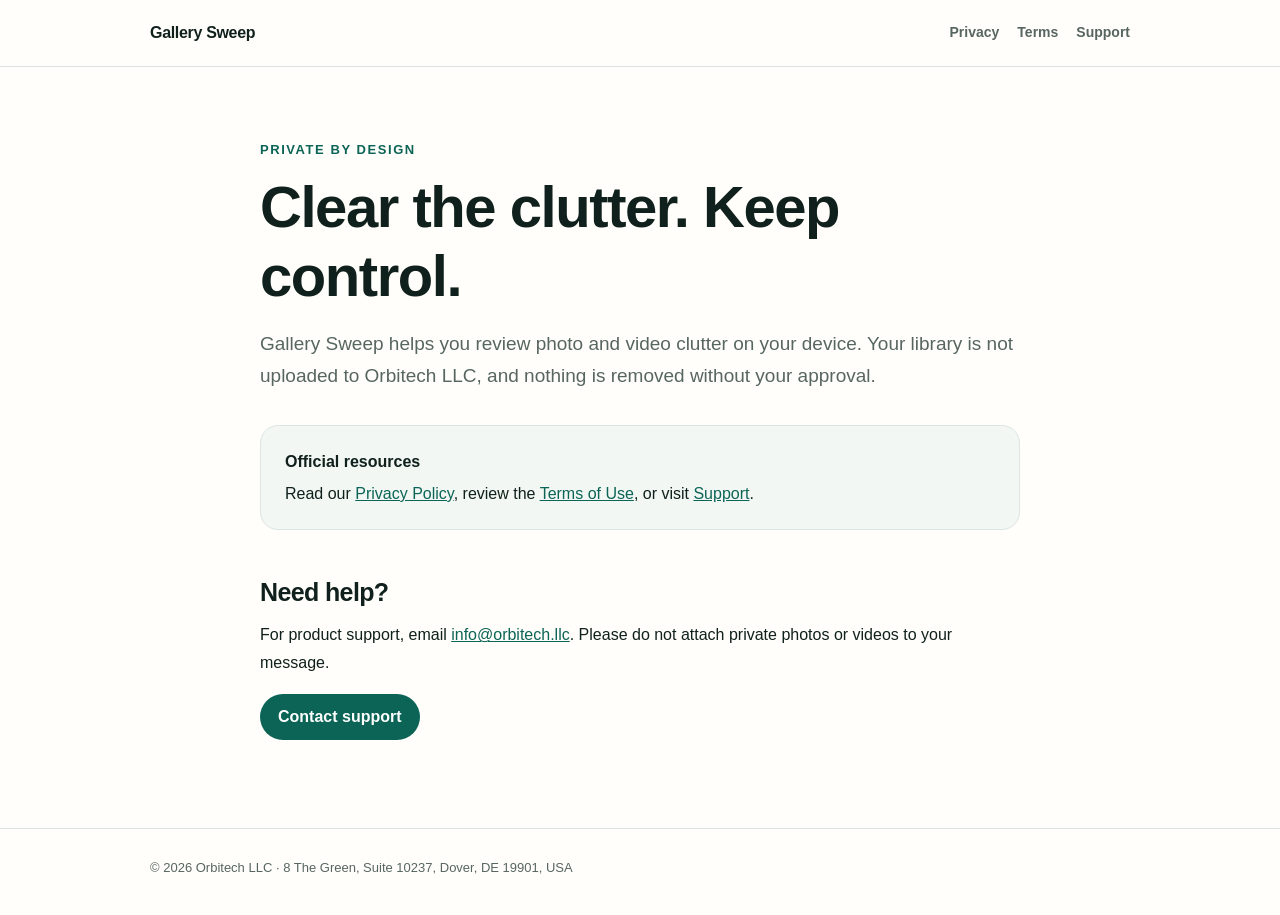
<file: index.html>
<!doctype html>
<html lang="en-US">
<head>
  <meta charset="utf-8">
  <meta name="viewport" content="width=device-width, initial-scale=1">
  <meta name="description" content="Official legal and support information for Gallery Sweep by Orbitech LLC.">
  <title>Gallery Sweep — Legal & Support</title>
  <link rel="stylesheet" href="styles.css">
</head>
<body>
  <header class="site-header"><nav class="nav" aria-label="Primary"><a class="brand" href="index.html">Gallery Sweep</a><div class="nav-links"><a href="privacy.html">Privacy</a><a href="terms.html">Terms</a><a href="support.html">Support</a></div></nav></header>
  <main>
    <p class="eyebrow">Private by design</p>
    <h1>Clear the clutter. Keep control.</h1>
    <p class="lede">Gallery Sweep helps you review photo and video clutter on your device. Your library is not uploaded to Orbitech LLC, and nothing is removed without your approval.</p>
    <div class="notice"><strong>Official resources</strong>Read our <a href="privacy.html">Privacy Policy</a>, review the <a href="terms.html">Terms of Use</a>, or visit <a href="support.html">Support</a>.</div>
    <h2>Need help?</h2>
    <p>For product support, email <a href="mailto:info@orbitech.llc">info@orbitech.llc</a>. Please do not attach private photos or videos to your message.</p>
    <a class="action" href="mailto:info@orbitech.llc">Contact support</a>
  </main>
  <footer><div class="footer-inner">© 2026 Orbitech LLC · 8 The Green, Suite 10237, Dover, DE 19901, USA</div></footer>
</body>
</html>
</file>
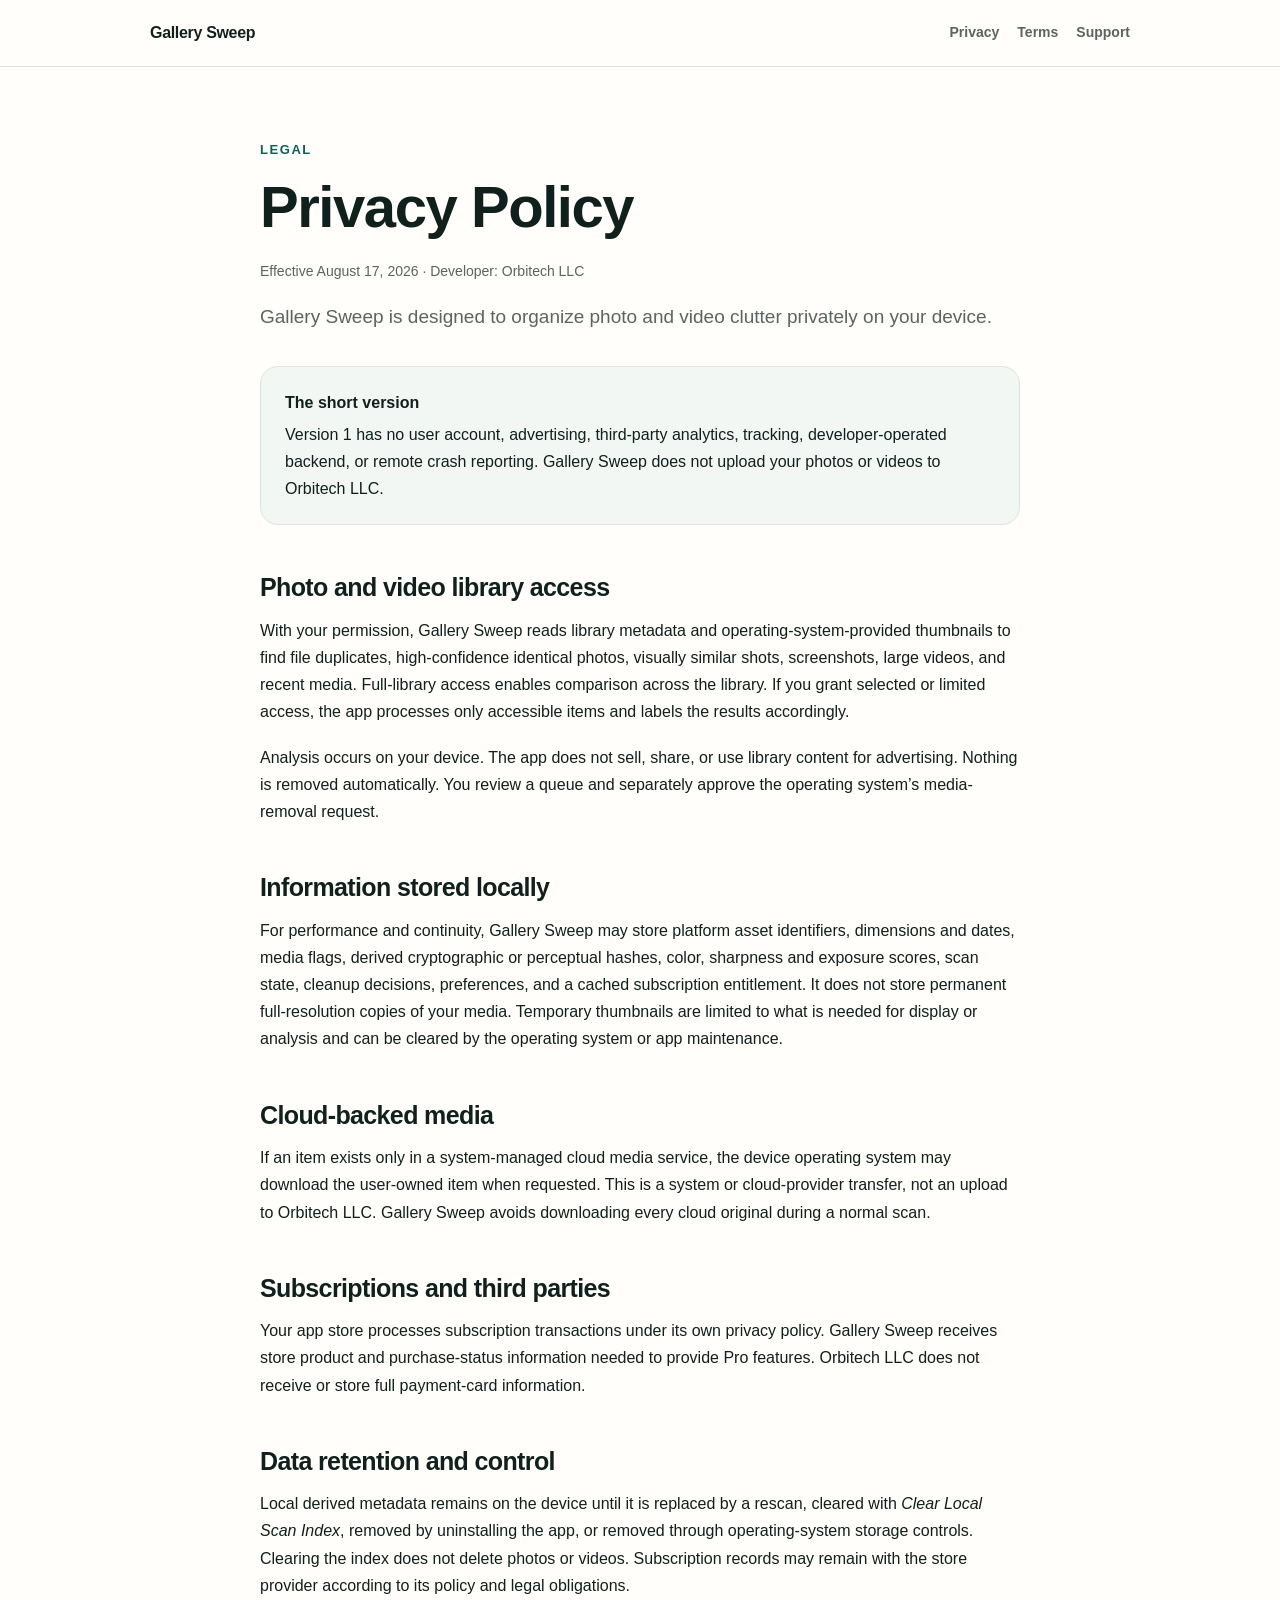
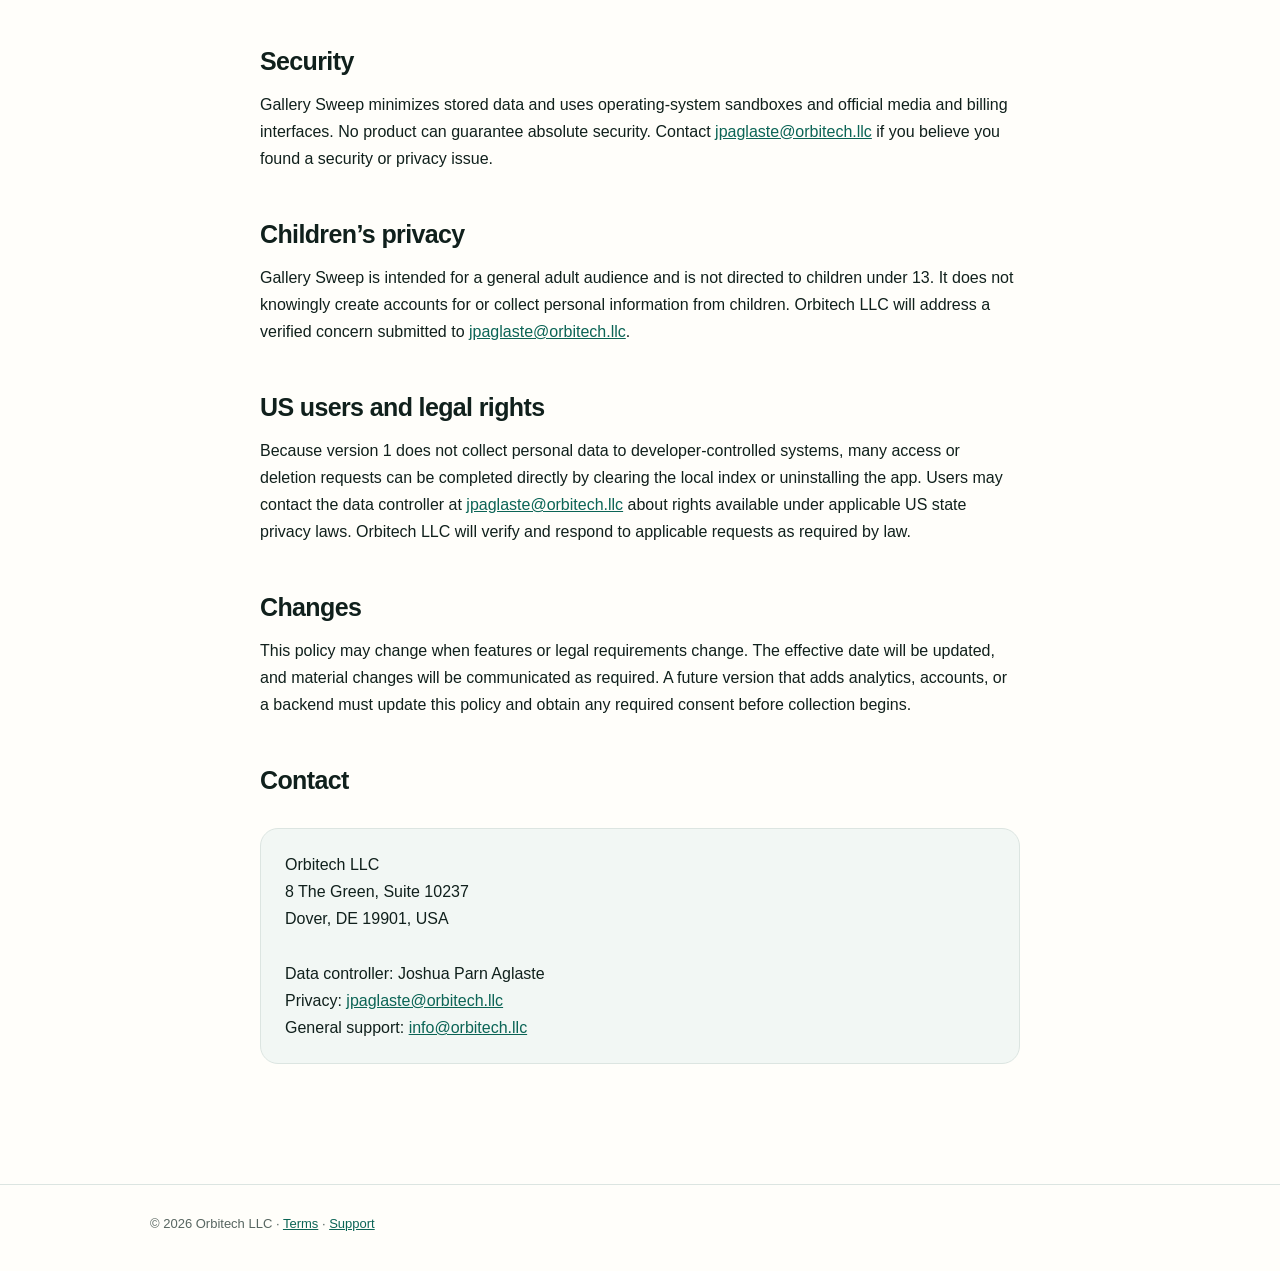
<file: privacy.html>
<!doctype html>
<html lang="en-US">
<head>
  <meta charset="utf-8">
  <meta name="viewport" content="width=device-width, initial-scale=1">
  <meta name="description" content="Privacy Policy for Gallery Sweep by Orbitech LLC.">
  <title>Privacy Policy — Gallery Sweep</title>
  <link rel="stylesheet" href="styles.css">
</head>
<body>
  <header class="site-header"><nav class="nav" aria-label="Primary"><a class="brand" href="index.html">Gallery Sweep</a><div class="nav-links"><a href="privacy.html" aria-current="page">Privacy</a><a href="terms.html">Terms</a><a href="support.html">Support</a></div></nav></header>
  <main>
    <p class="eyebrow">Legal</p>
    <h1>Privacy Policy</h1>
    <p class="meta">Effective August 17, 2026 · Developer: Orbitech LLC</p>
    <p class="lede">Gallery Sweep is designed to organize photo and video clutter privately on your device.</p>
    <div class="notice"><strong>The short version</strong>Version 1 has no user account, advertising, third-party analytics, tracking, developer-operated backend, or remote crash reporting. Gallery Sweep does not upload your photos or videos to Orbitech LLC.</div>

    <h2>Photo and video library access</h2>
    <p>With your permission, Gallery Sweep reads library metadata and operating-system-provided thumbnails to find file duplicates, high-confidence identical photos, visually similar shots, screenshots, large videos, and recent media. Full-library access enables comparison across the library. If you grant selected or limited access, the app processes only accessible items and labels the results accordingly.</p>
    <p>Analysis occurs on your device. The app does not sell, share, or use library content for advertising. Nothing is removed automatically. You review a queue and separately approve the operating system’s media-removal request.</p>

    <h2>Information stored locally</h2>
    <p>For performance and continuity, Gallery Sweep may store platform asset identifiers, dimensions and dates, media flags, derived cryptographic or perceptual hashes, color, sharpness and exposure scores, scan state, cleanup decisions, preferences, and a cached subscription entitlement. It does not store permanent full-resolution copies of your media. Temporary thumbnails are limited to what is needed for display or analysis and can be cleared by the operating system or app maintenance.</p>

    <h2>Cloud-backed media</h2>
    <p>If an item exists only in a system-managed cloud media service, the device operating system may download the user-owned item when requested. This is a system or cloud-provider transfer, not an upload to Orbitech LLC. Gallery Sweep avoids downloading every cloud original during a normal scan.</p>

    <h2>Subscriptions and third parties</h2>
    <p>Your app store processes subscription transactions under its own privacy policy. Gallery Sweep receives store product and purchase-status information needed to provide Pro features. Orbitech LLC does not receive or store full payment-card information.</p>

    <h2>Data retention and control</h2>
    <p>Local derived metadata remains on the device until it is replaced by a rescan, cleared with <em>Clear Local Scan Index</em>, removed by uninstalling the app, or removed through operating-system storage controls. Clearing the index does not delete photos or videos. Subscription records may remain with the store provider according to its policy and legal obligations.</p>

    <h2>Security</h2>
    <p>Gallery Sweep minimizes stored data and uses operating-system sandboxes and official media and billing interfaces. No product can guarantee absolute security. Contact <a href="mailto:jpaglaste@orbitech.llc">jpaglaste@orbitech.llc</a> if you believe you found a security or privacy issue.</p>

    <h2>Children’s privacy</h2>
    <p>Gallery Sweep is intended for a general adult audience and is not directed to children under 13. It does not knowingly create accounts for or collect personal information from children. Orbitech LLC will address a verified concern submitted to <a href="mailto:jpaglaste@orbitech.llc">jpaglaste@orbitech.llc</a>.</p>

    <h2>US users and legal rights</h2>
    <p>Because version 1 does not collect personal data to developer-controlled systems, many access or deletion requests can be completed directly by clearing the local index or uninstalling the app. Users may contact the data controller at <a href="mailto:jpaglaste@orbitech.llc">jpaglaste@orbitech.llc</a> about rights available under applicable US state privacy laws. Orbitech LLC will verify and respond to applicable requests as required by law.</p>

    <h2>Changes</h2>
    <p>This policy may change when features or legal requirements change. The effective date will be updated, and material changes will be communicated as required. A future version that adds analytics, accounts, or a backend must update this policy and obtain any required consent before collection begins.</p>

    <h2>Contact</h2>
    <div class="contact-card">Orbitech LLC<br>8 The Green, Suite 10237<br>Dover, DE 19901, USA<br><br>Data controller: Joshua Parn Aglaste<br>Privacy: <a href="mailto:jpaglaste@orbitech.llc">jpaglaste@orbitech.llc</a><br>General support: <a href="mailto:info@orbitech.llc">info@orbitech.llc</a></div>
  </main>
  <footer><div class="footer-inner">© 2026 Orbitech LLC · <a href="terms.html">Terms</a> · <a href="support.html">Support</a></div></footer>
</body>
</html>
</file>
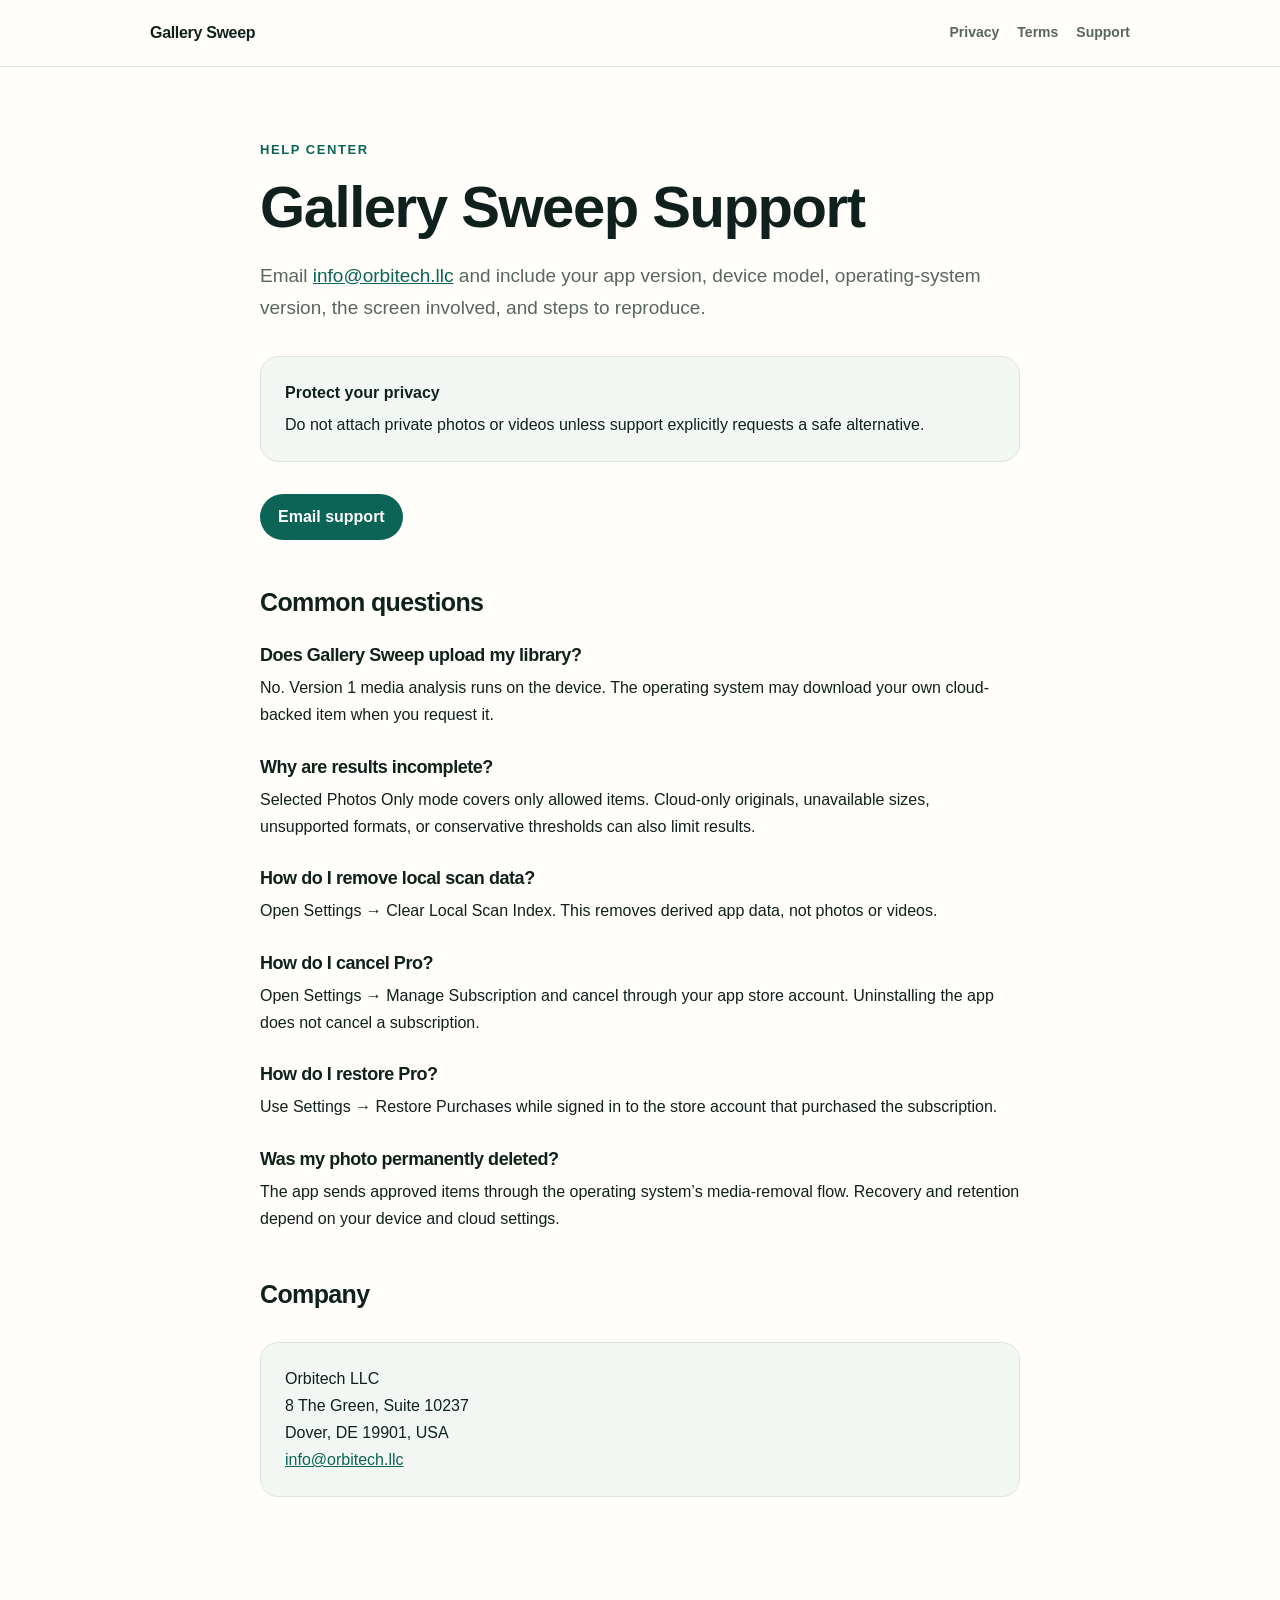
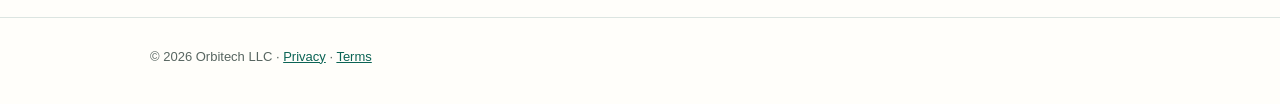
<file: support.html>
<!doctype html>
<html lang="en-US">
<head>
  <meta charset="utf-8">
  <meta name="viewport" content="width=device-width, initial-scale=1">
  <meta name="description" content="Official support for Gallery Sweep by Orbitech LLC.">
  <title>Support — Gallery Sweep</title>
  <link rel="stylesheet" href="styles.css">
</head>
<body>
  <header class="site-header"><nav class="nav" aria-label="Primary"><a class="brand" href="index.html">Gallery Sweep</a><div class="nav-links"><a href="privacy.html">Privacy</a><a href="terms.html">Terms</a><a href="support.html" aria-current="page">Support</a></div></nav></header>
  <main>
    <p class="eyebrow">Help center</p>
    <h1>Gallery Sweep Support</h1>
    <p class="lede">Email <a href="mailto:info@orbitech.llc">info@orbitech.llc</a> and include your app version, device model, operating-system version, the screen involved, and steps to reproduce.</p>
    <div class="notice"><strong>Protect your privacy</strong>Do not attach private photos or videos unless support explicitly requests a safe alternative.</div>
    <a class="action" href="mailto:info@orbitech.llc">Email support</a>

    <h2>Common questions</h2>
    <h3>Does Gallery Sweep upload my library?</h3>
    <p>No. Version 1 media analysis runs on the device. The operating system may download your own cloud-backed item when you request it.</p>

    <h3>Why are results incomplete?</h3>
    <p>Selected Photos Only mode covers only allowed items. Cloud-only originals, unavailable sizes, unsupported formats, or conservative thresholds can also limit results.</p>

    <h3>How do I remove local scan data?</h3>
    <p>Open Settings → Clear Local Scan Index. This removes derived app data, not photos or videos.</p>

    <h3>How do I cancel Pro?</h3>
    <p>Open Settings → Manage Subscription and cancel through your app store account. Uninstalling the app does not cancel a subscription.</p>

    <h3>How do I restore Pro?</h3>
    <p>Use Settings → Restore Purchases while signed in to the store account that purchased the subscription.</p>

    <h3>Was my photo permanently deleted?</h3>
    <p>The app sends approved items through the operating system’s media-removal flow. Recovery and retention depend on your device and cloud settings.</p>

    <h2>Company</h2>
    <div class="contact-card">Orbitech LLC<br>8 The Green, Suite 10237<br>Dover, DE 19901, USA<br><a href="mailto:info@orbitech.llc">info@orbitech.llc</a></div>
  </main>
  <footer><div class="footer-inner">© 2026 Orbitech LLC · <a href="privacy.html">Privacy</a> · <a href="terms.html">Terms</a></div></footer>
</body>
</html>
</file>
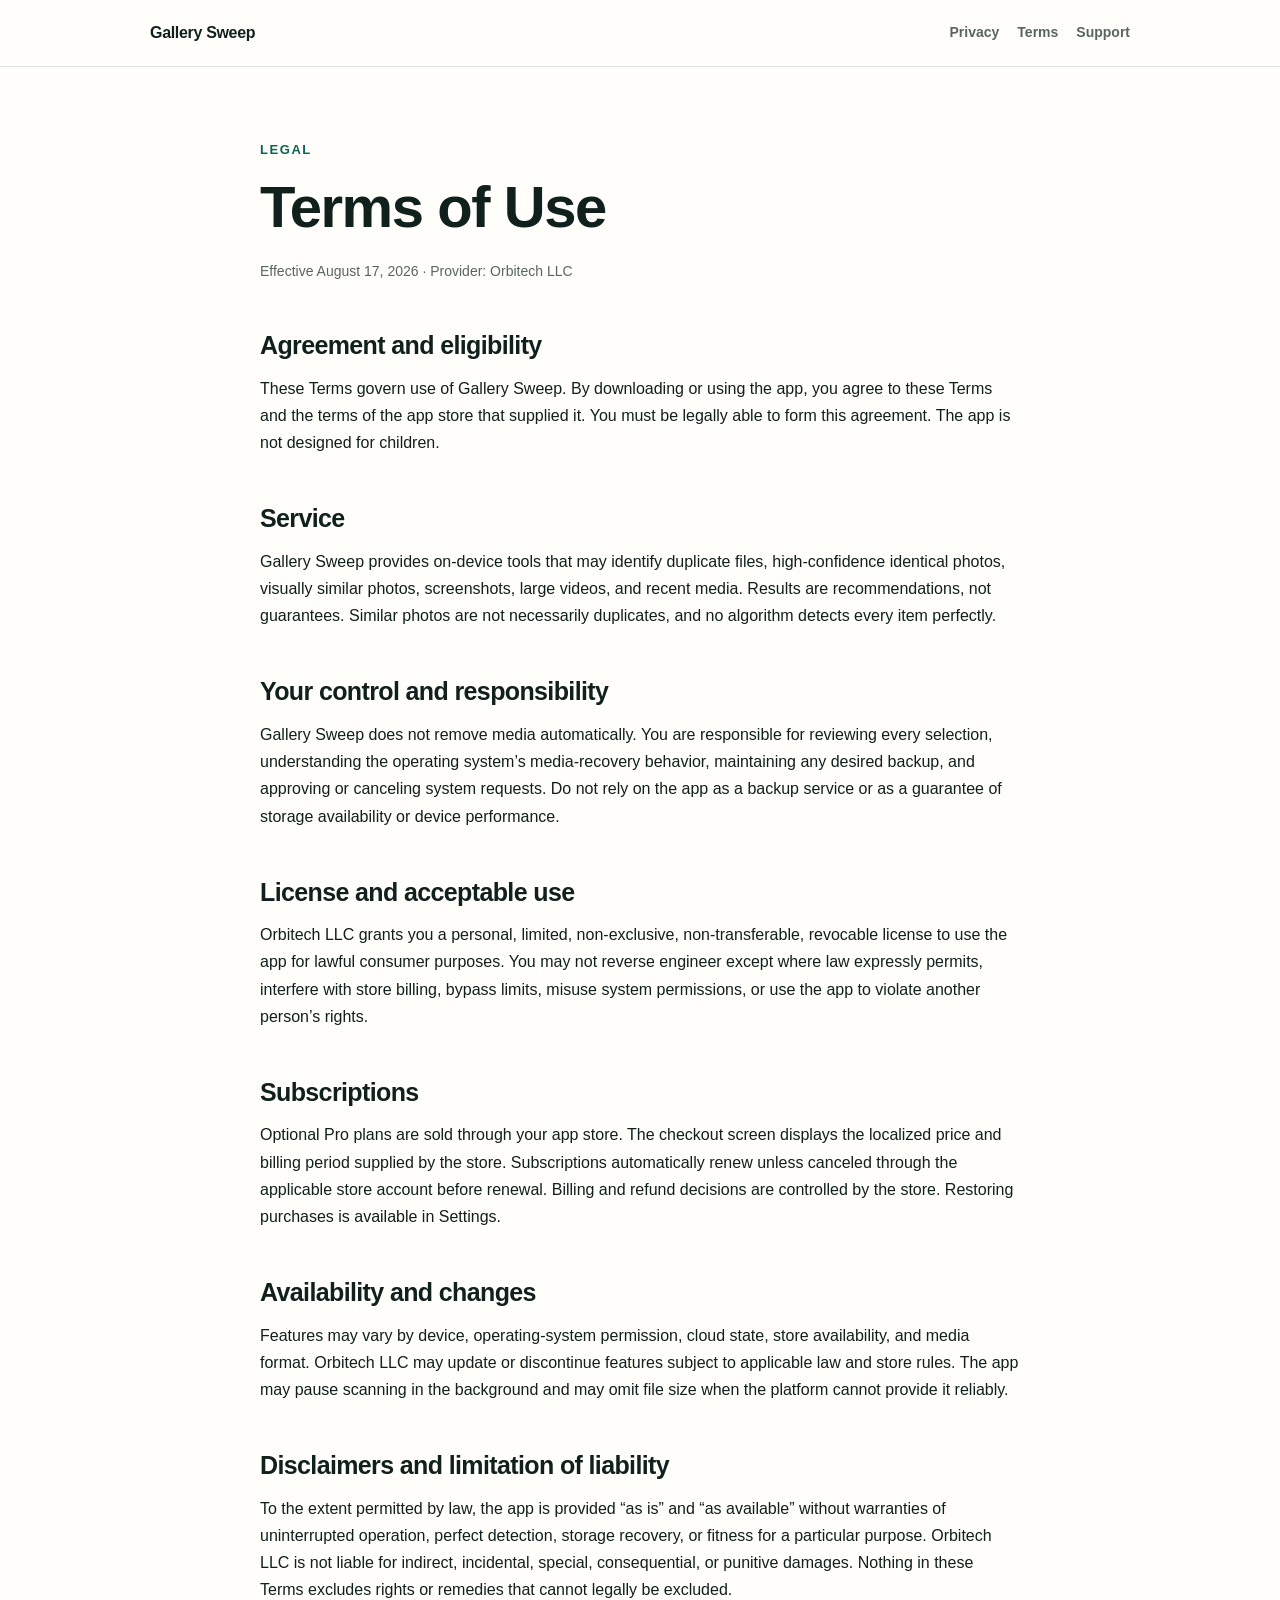
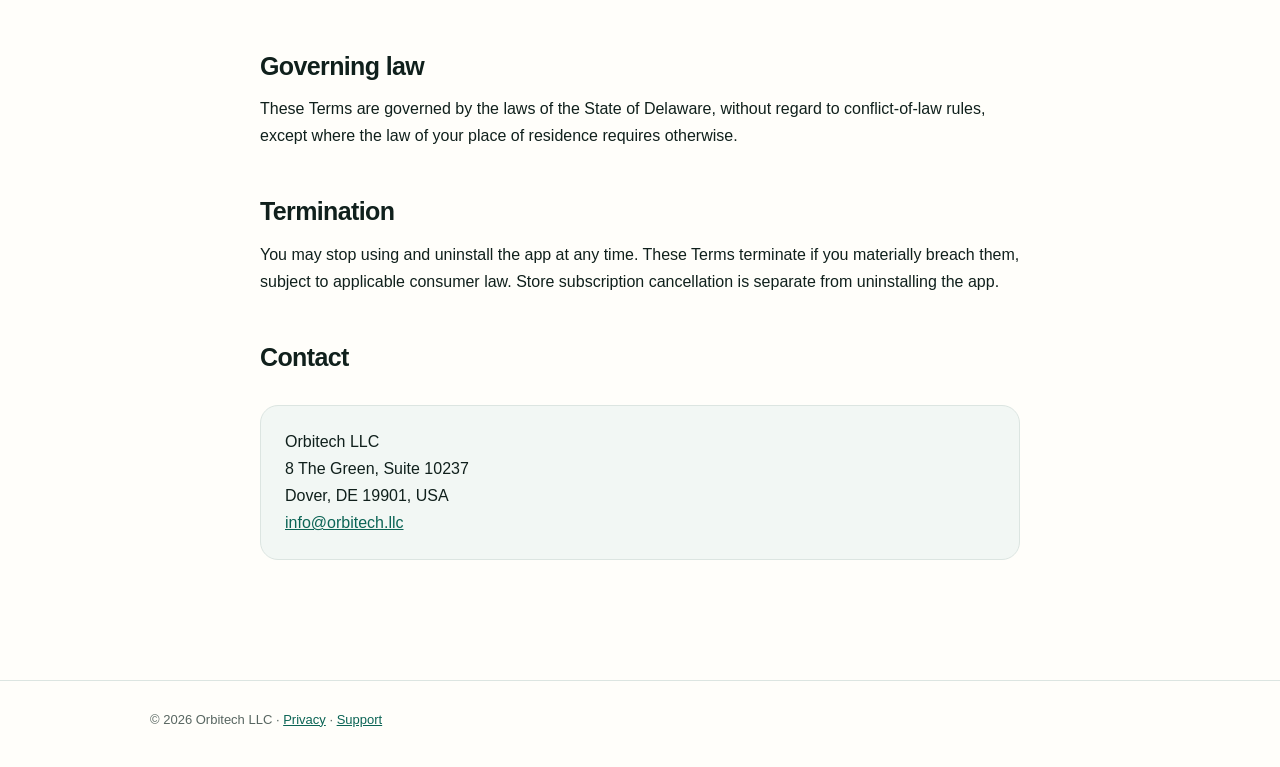
<file: terms.html>
<!doctype html>
<html lang="en-US">
<head>
  <meta charset="utf-8">
  <meta name="viewport" content="width=device-width, initial-scale=1">
  <meta name="description" content="Terms of Use for Gallery Sweep by Orbitech LLC.">
  <title>Terms of Use — Gallery Sweep</title>
  <link rel="stylesheet" href="styles.css">
</head>
<body>
  <header class="site-header"><nav class="nav" aria-label="Primary"><a class="brand" href="index.html">Gallery Sweep</a><div class="nav-links"><a href="privacy.html">Privacy</a><a href="terms.html" aria-current="page">Terms</a><a href="support.html">Support</a></div></nav></header>
  <main>
    <p class="eyebrow">Legal</p>
    <h1>Terms of Use</h1>
    <p class="meta">Effective August 17, 2026 · Provider: Orbitech LLC</p>

    <h2>Agreement and eligibility</h2>
    <p>These Terms govern use of Gallery Sweep. By downloading or using the app, you agree to these Terms and the terms of the app store that supplied it. You must be legally able to form this agreement. The app is not designed for children.</p>

    <h2>Service</h2>
    <p>Gallery Sweep provides on-device tools that may identify duplicate files, high-confidence identical photos, visually similar photos, screenshots, large videos, and recent media. Results are recommendations, not guarantees. Similar photos are not necessarily duplicates, and no algorithm detects every item perfectly.</p>

    <h2>Your control and responsibility</h2>
    <p>Gallery Sweep does not remove media automatically. You are responsible for reviewing every selection, understanding the operating system’s media-recovery behavior, maintaining any desired backup, and approving or canceling system requests. Do not rely on the app as a backup service or as a guarantee of storage availability or device performance.</p>

    <h2>License and acceptable use</h2>
    <p>Orbitech LLC grants you a personal, limited, non-exclusive, non-transferable, revocable license to use the app for lawful consumer purposes. You may not reverse engineer except where law expressly permits, interfere with store billing, bypass limits, misuse system permissions, or use the app to violate another person’s rights.</p>

    <h2>Subscriptions</h2>
    <p>Optional Pro plans are sold through your app store. The checkout screen displays the localized price and billing period supplied by the store. Subscriptions automatically renew unless canceled through the applicable store account before renewal. Billing and refund decisions are controlled by the store. Restoring purchases is available in Settings.</p>

    <h2>Availability and changes</h2>
    <p>Features may vary by device, operating-system permission, cloud state, store availability, and media format. Orbitech LLC may update or discontinue features subject to applicable law and store rules. The app may pause scanning in the background and may omit file size when the platform cannot provide it reliably.</p>

    <h2>Disclaimers and limitation of liability</h2>
    <p>To the extent permitted by law, the app is provided “as is” and “as available” without warranties of uninterrupted operation, perfect detection, storage recovery, or fitness for a particular purpose. Orbitech LLC is not liable for indirect, incidental, special, consequential, or punitive damages. Nothing in these Terms excludes rights or remedies that cannot legally be excluded.</p>

    <h2>Governing law</h2>
    <p>These Terms are governed by the laws of the State of Delaware, without regard to conflict-of-law rules, except where the law of your place of residence requires otherwise.</p>

    <h2>Termination</h2>
    <p>You may stop using and uninstall the app at any time. These Terms terminate if you materially breach them, subject to applicable consumer law. Store subscription cancellation is separate from uninstalling the app.</p>

    <h2>Contact</h2>
    <div class="contact-card">Orbitech LLC<br>8 The Green, Suite 10237<br>Dover, DE 19901, USA<br><a href="mailto:info@orbitech.llc">info@orbitech.llc</a></div>
  </main>
  <footer><div class="footer-inner">© 2026 Orbitech LLC · <a href="privacy.html">Privacy</a> · <a href="support.html">Support</a></div></footer>
</body>
</html>
</file>
<file: styles.css>
:root {
  color-scheme: light;
  --ink: #10201c;
  --muted: #586661;
  --line: #dce5e1;
  --paper: #fffefa;
  --mist: #f2f7f4;
  --brand: #0b6455;
  --brand-dark: #07483e;
}

* { box-sizing: border-box; }

html { scroll-behavior: smooth; }

body {
  margin: 0;
  background: var(--paper);
  color: var(--ink);
  font: 16px/1.7 -apple-system, BlinkMacSystemFont, "Segoe UI", sans-serif;
  text-rendering: optimizeLegibility;
}

a { color: var(--brand); }
a:hover { color: var(--brand-dark); }

.site-header {
  border-bottom: 1px solid var(--line);
  background: rgba(255, 254, 250, .94);
  position: sticky;
  top: 0;
  z-index: 2;
  backdrop-filter: blur(12px);
}

.nav {
  width: min(100% - 32px, 980px);
  min-height: 66px;
  margin: auto;
  display: flex;
  align-items: center;
  justify-content: space-between;
  gap: 24px;
}

.brand {
  color: var(--ink);
  font-weight: 750;
  text-decoration: none;
  letter-spacing: -.02em;
}

.nav-links { display: flex; gap: 18px; flex-wrap: wrap; }
.nav-links a { color: var(--muted); text-decoration: none; font-size: 14px; font-weight: 600; }

main {
  width: min(100% - 32px, 760px);
  margin: 0 auto;
  padding: 72px 0 88px;
}

.eyebrow {
  margin: 0 0 12px;
  color: var(--brand);
  font-size: 13px;
  font-weight: 800;
  letter-spacing: .12em;
  text-transform: uppercase;
}

h1, h2, h3 { line-height: 1.18; letter-spacing: -.025em; }
h1 { margin: 0 0 18px; font-size: clamp(38px, 7vw, 58px); }
h2 { margin: 48px 0 14px; font-size: 25px; }
h3 { margin: 28px 0 8px; font-size: 18px; }
p { margin: 0 0 18px; }

.lede { color: var(--muted); font-size: 19px; }
.meta { color: var(--muted); font-size: 14px; }

.notice,
.contact-card {
  margin: 32px 0;
  padding: 22px 24px;
  background: var(--mist);
  border: 1px solid var(--line);
  border-radius: 18px;
}

.notice strong { display: block; margin-bottom: 5px; }

.action {
  display: inline-flex;
  align-items: center;
  justify-content: center;
  min-height: 46px;
  padding: 0 18px;
  border-radius: 999px;
  background: var(--brand);
  color: white;
  font-weight: 700;
  text-decoration: none;
}
.action:hover { background: var(--brand-dark); color: white; }

footer {
  border-top: 1px solid var(--line);
  color: var(--muted);
  font-size: 13px;
}

.footer-inner {
  width: min(100% - 32px, 980px);
  margin: auto;
  padding: 28px 0 36px;
}

@media (max-width: 620px) {
  .nav { align-items: flex-start; flex-direction: column; padding: 16px 0; gap: 10px; }
  .site-header { position: static; }
  main { padding-top: 48px; }
}
</file>
